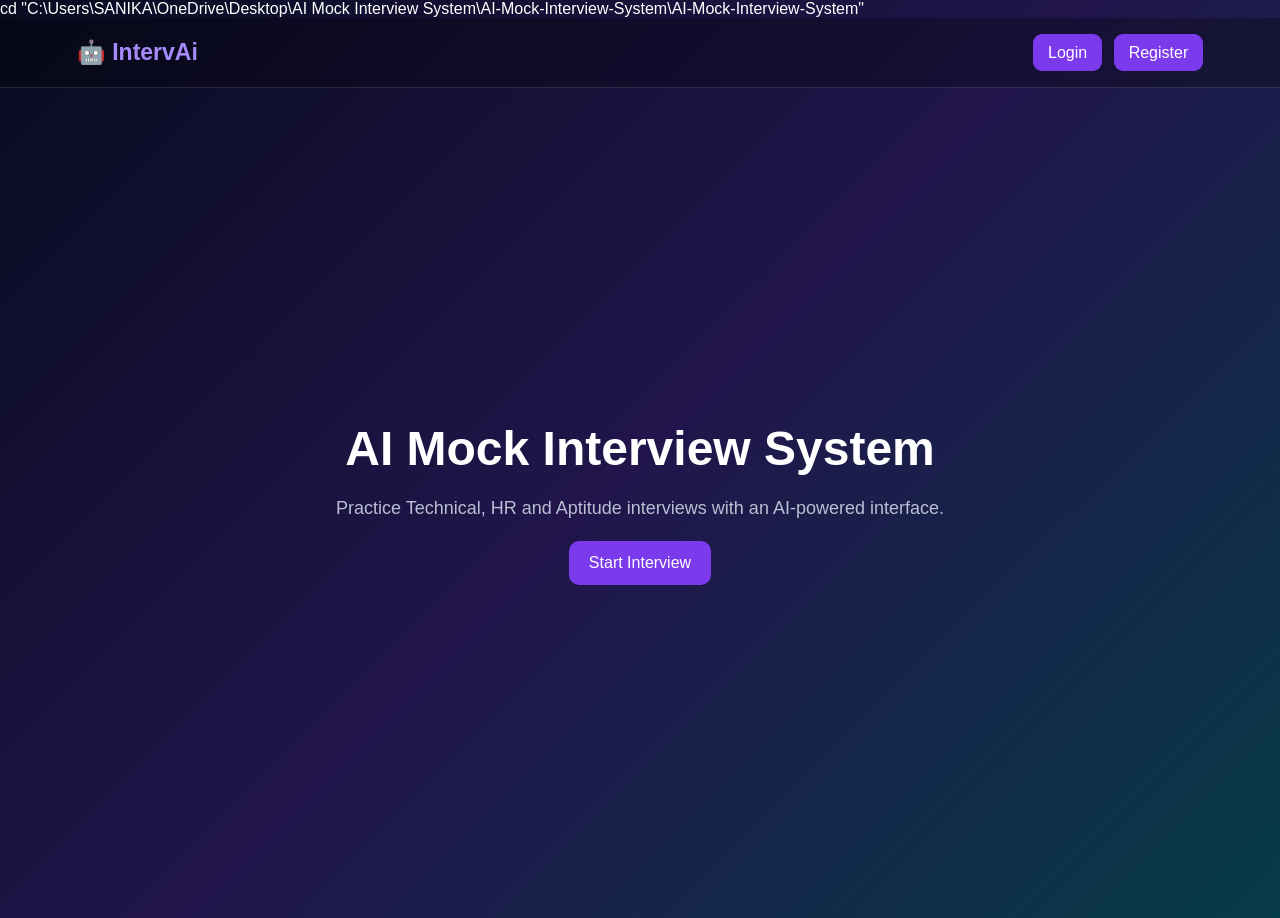
<file: frontend/index.html>
cd "C:\Users\SANIKA\OneDrive\Desktop\AI Mock Interview System\AI-Mock-Interview-System\AI-Mock-Interview-System"<!DOCTYPE html>
<html lang="en">
<head>
  <meta charset="UTF-8">
  <meta name="viewport" content="width=device-width, initial-scale=1.0">
  <title>IntervAi - AI Mock Interview</title>
  <link rel="stylesheet" href="../css/style.css">
</head>
<body>
  <nav class="nav">
    <div class="logo">🤖 <b>IntervAi</b></div>
    <div>
      <a class="nav-link" href="login.html">Login</a>
      <a class="nav-link" href="register.html">Register</a>
    </div>
  </nav>

  <main class="hero">
    <h1>AI Mock Interview System</h1>
    <p>Practice Technical, HR and Aptitude interviews with an AI-powered interface.</p>
    <a class="primary-link" href="login.html">Start Interview</a>
  </main>
</body>
</html>
</file>
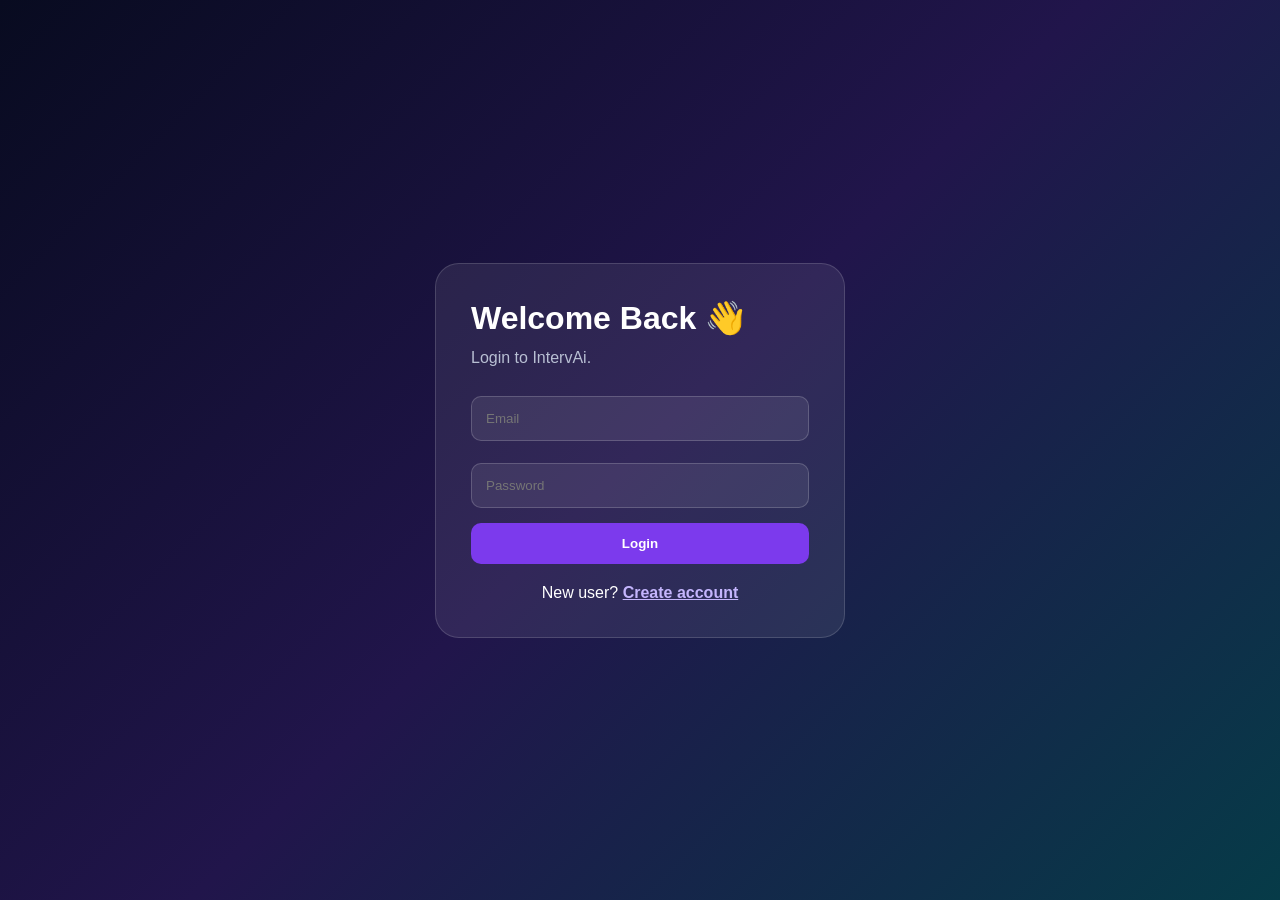
<file: frontend/dashboard.html>
<!DOCTYPE html>
<html lang="en">
<head>
  <meta charset="UTF-8">
  <meta name="viewport" content="width=device-width, initial-scale=1.0">
  <title>Dashboard - IntervAi</title>
  <link rel="stylesheet" href="../css/style.css">
  <link rel="stylesheet" href="../css/dashboard.css">
</head>
<body>
  <nav class="nav">
    <div class="logo">🤖 <b>IntervAi</b></div>
    <button onclick="logout()">Logout</button>
  </nav>

  <main class="container">
    <h1>Hello, <span id="name"></span> 👋</h1>
    <p class="muted">Choose your interview type.</p>

    <div class="cards">
      <div class="card">
        <div class="icon">💻</div>
        <h2>Technical</h2>
        <p>Python, AI, ML and programming questions.</p>
        <button onclick="startInterview('Technical')">Start →</button>
      </div>

      <div class="card">
        <div class="icon">👔</div>
        <h2>HR Interview</h2>
        <p>Communication, confidence and HR questions.</p>
        <button onclick="startInterview('HR')">Start →</button>
      </div>

      <div class="card">
        <div class="icon">🧠</div>
        <h2>Aptitude</h2>
        <p>Logical and quantitative questions.</p>
        <button onclick="startInterview('Aptitude')">Start →</button>
      </div>
    </div>
  </main>

  <script src="../js/dashboard.js"></script>
</body>
</html>
</file>
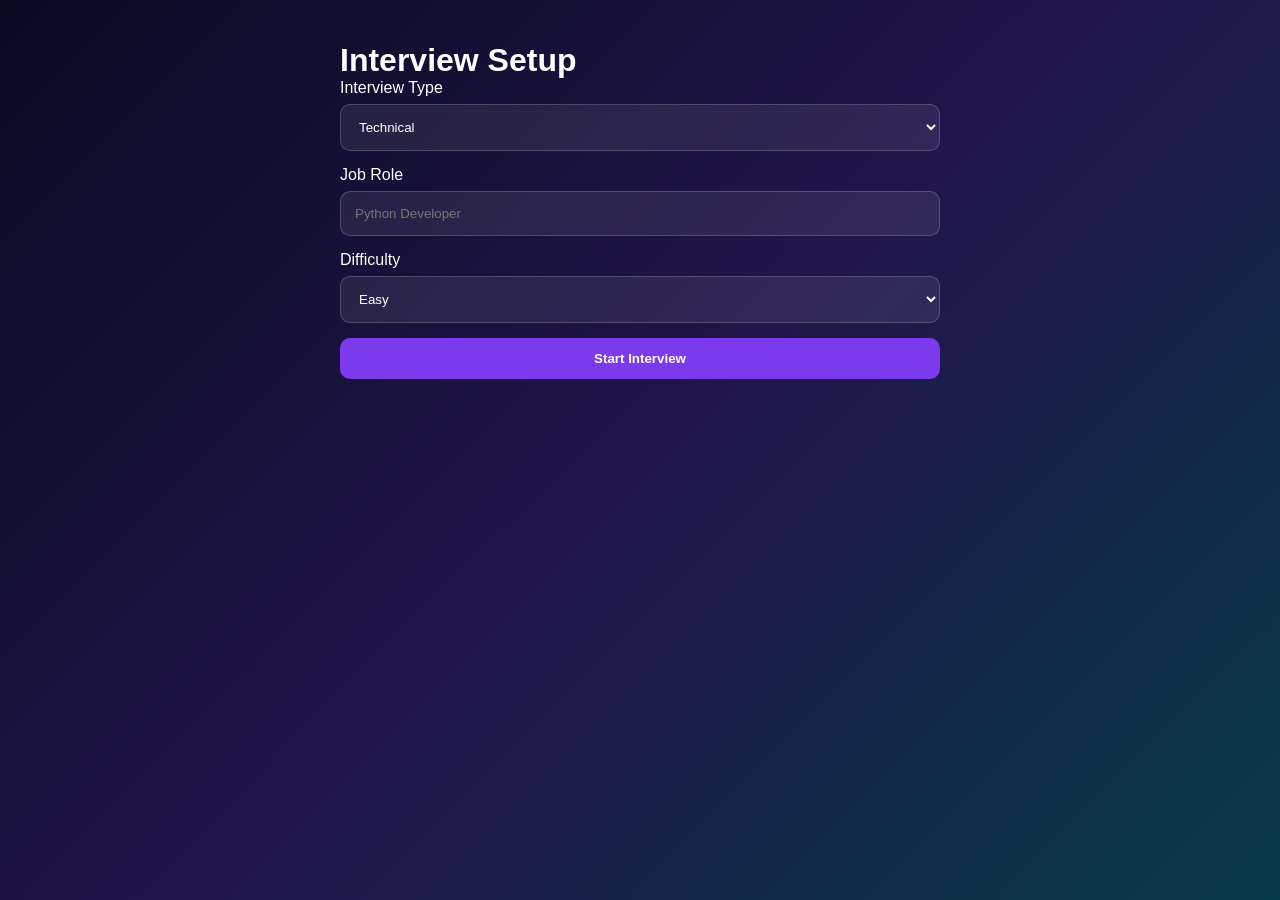
<file: frontend/interview-setup.html>
<!DOCTYPE html>
<html lang="en">
<head>
  <meta charset="UTF-8">
  <meta name="viewport" content="width=device-width, initial-scale=1.0">
  <title>Interview Setup - IntervAi</title>
  <link rel="stylesheet" href="../css/style.css">
</head>
<body>
  <main class="container setup">
    <h1>Interview Setup</h1>

    <label>Interview Type</label>
    <select id="interviewType" class="input">
      <option>Technical</option>
      <option>HR</option>
      <option>Aptitude</option>
    </select>

    <label>Job Role</label>
    <input id="jobRole" class="input" placeholder="Python Developer">

    <label>Difficulty</label>
    <select id="difficulty" class="input">
      <option>Easy</option>
      <option>Medium</option>
      <option>Hard</option>
    </select>

    <button class="primary" onclick="beginInterview()">Start Interview</button>
  </main>

  <script src="../js/main.js"></script>
</body>
</html>
</file>
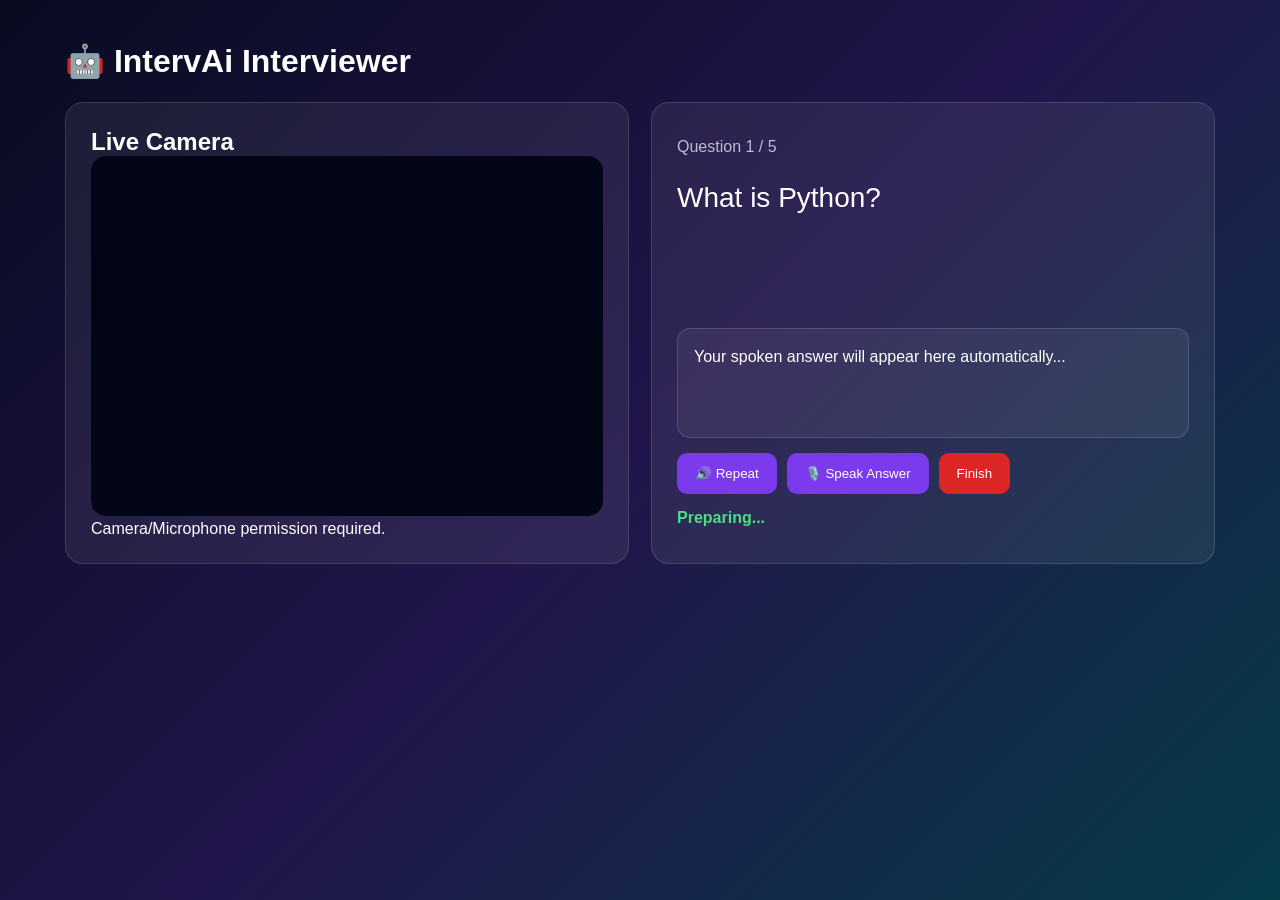
<file: frontend/interview.html>
<!DOCTYPE html>
<html lang="en">
<head>
  <meta charset="UTF-8">
  <meta name="viewport" content="width=device-width, initial-scale=1.0">
  <title>Interview - IntervAi</title>
  <link rel="stylesheet" href="../css/style.css">
  <link rel="stylesheet" href="../css/interview.css">
</head>
<body>
  <main class="container">
    <h1>🤖 IntervAi Interviewer</h1>

    <div class="interview-grid">
      <section class="panel">
        <h2>Live Camera</h2>
        <video id="camera" autoplay muted playsinline></video>
        <p id="cameraStatus">Camera starting...</p>
      </section>

      <section class="panel">
        <p id="counter" class="muted">Question 1 / 5</p>
        <div id="question" class="question">Loading question...</div>

        <div id="answerBox" class="answerBox">
          Your spoken answer will appear here...
        </div>

        <div class="actions">
          <button onclick="repeatQuestion()">🔊 Repeat</button>
          <button onclick="startListening()">🎙️ Speak Answer</button>
          <button class="danger" onclick="finishInterview()">Finish</button>
        </div>

        <p id="listening" class="listening">Preparing...</p>
        <p id="feedback"></p>
      </section>
    </div>
  </main>

  <script src="../js/interview.js"></script>
  <script src="../js/camera.js"></script>
  <script src="../js/speech.js"></script>
</body>
</html>
</file>
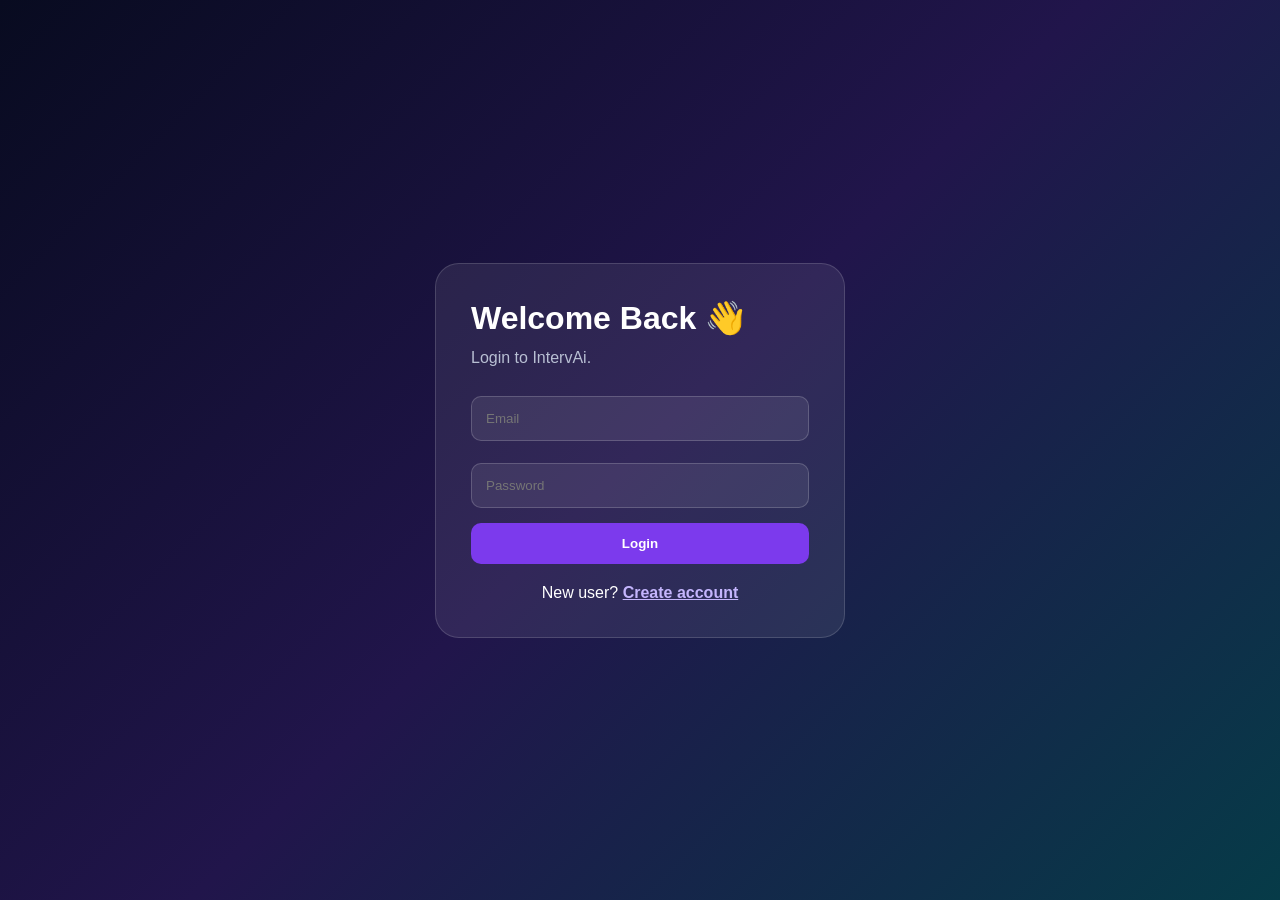
<file: frontend/login.html>
<!DOCTYPE html>
<html lang="en">
<head>
  <meta charset="UTF-8">
  <meta name="viewport" content="width=device-width, initial-scale=1.0">
  <title>Login - IntervAi</title>
  <link rel="stylesheet" href="../css/style.css">
  <link rel="stylesheet" href="../css/auth.css">
</head>
<body>
  <div class="auth">
    <div class="authbox">
      <h1>Welcome Back 👋</h1>
      <p class="muted">Login to IntervAi.</p>

      <input id="loginEmail" class="input" type="email" placeholder="Email">
      <input id="loginPass" class="input" type="password" placeholder="Password">

      <button class="primary" onclick="login()">Login</button>

      <p class="center">New user?
        <a href="register.html">Create account</a>
      </p>
    </div>
  </div>
  <script src="../js/auth.js"></script>
</body>
</html>
</file>
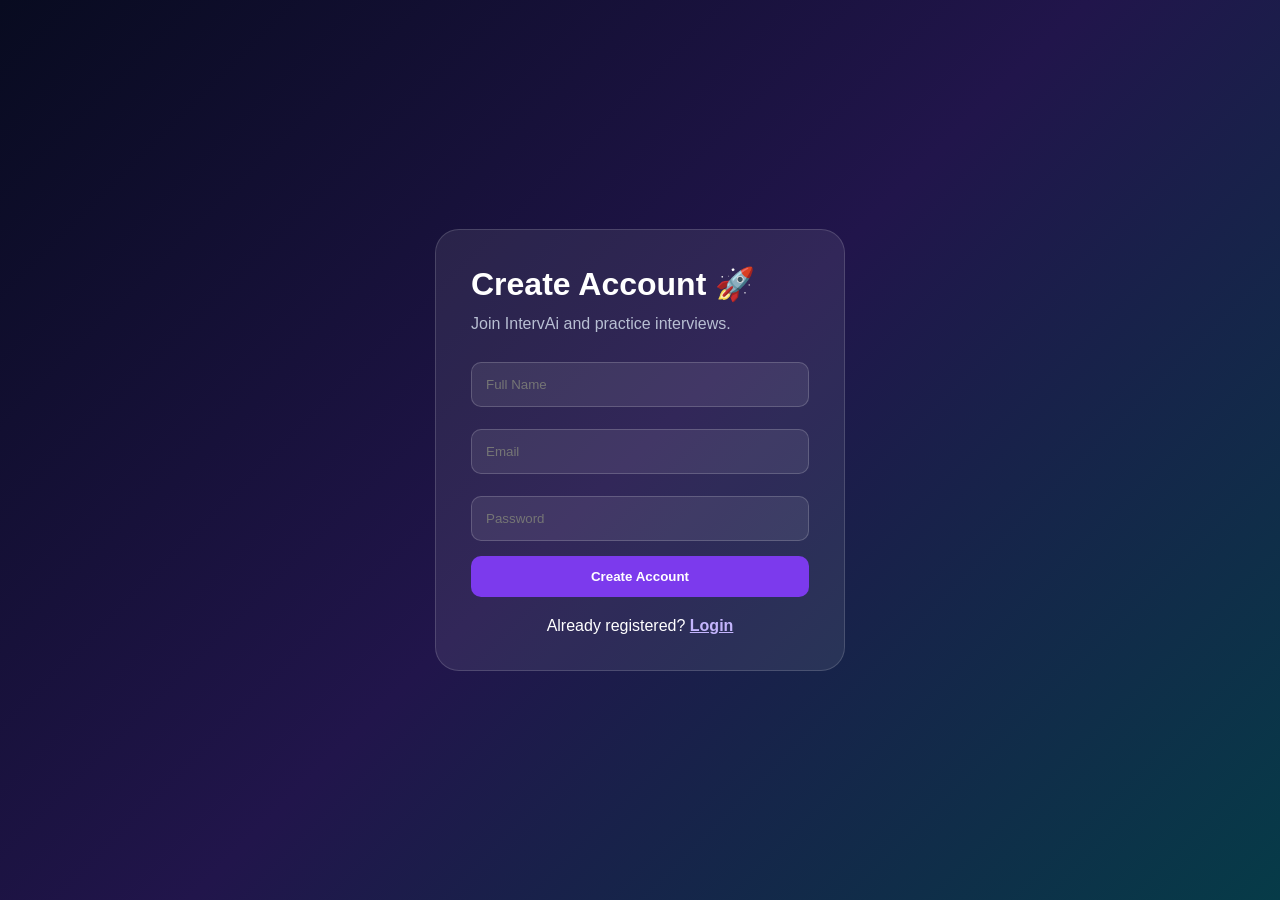
<file: frontend/register.html>
<!DOCTYPE html>
<html lang="en">
<head>
  <meta charset="UTF-8">
  <meta name="viewport" content="width=device-width, initial-scale=1.0">
  <title>Register - IntervAi</title>
  <link rel="stylesheet" href="../css/style.css">
  <link rel="stylesheet" href="../css/auth.css">
</head>
<body>
  <div class="auth">
    <div class="authbox">
      <h1>Create Account 🚀</h1>
      <p class="muted">Join IntervAi and practice interviews.</p>

      <input id="regName" class="input" placeholder="Full Name">
      <input id="regEmail" class="input" type="email" placeholder="Email">
      <input id="regPass" class="input" type="password" placeholder="Password">

      <button class="primary" onclick="registerUser()">Create Account</button>

      <p class="center">Already registered?
        <a href="login.html">Login</a>
      </p>
    </div>
  </div>
  <script src="../js/auth.js"></script>
</body>
</html>
</file>
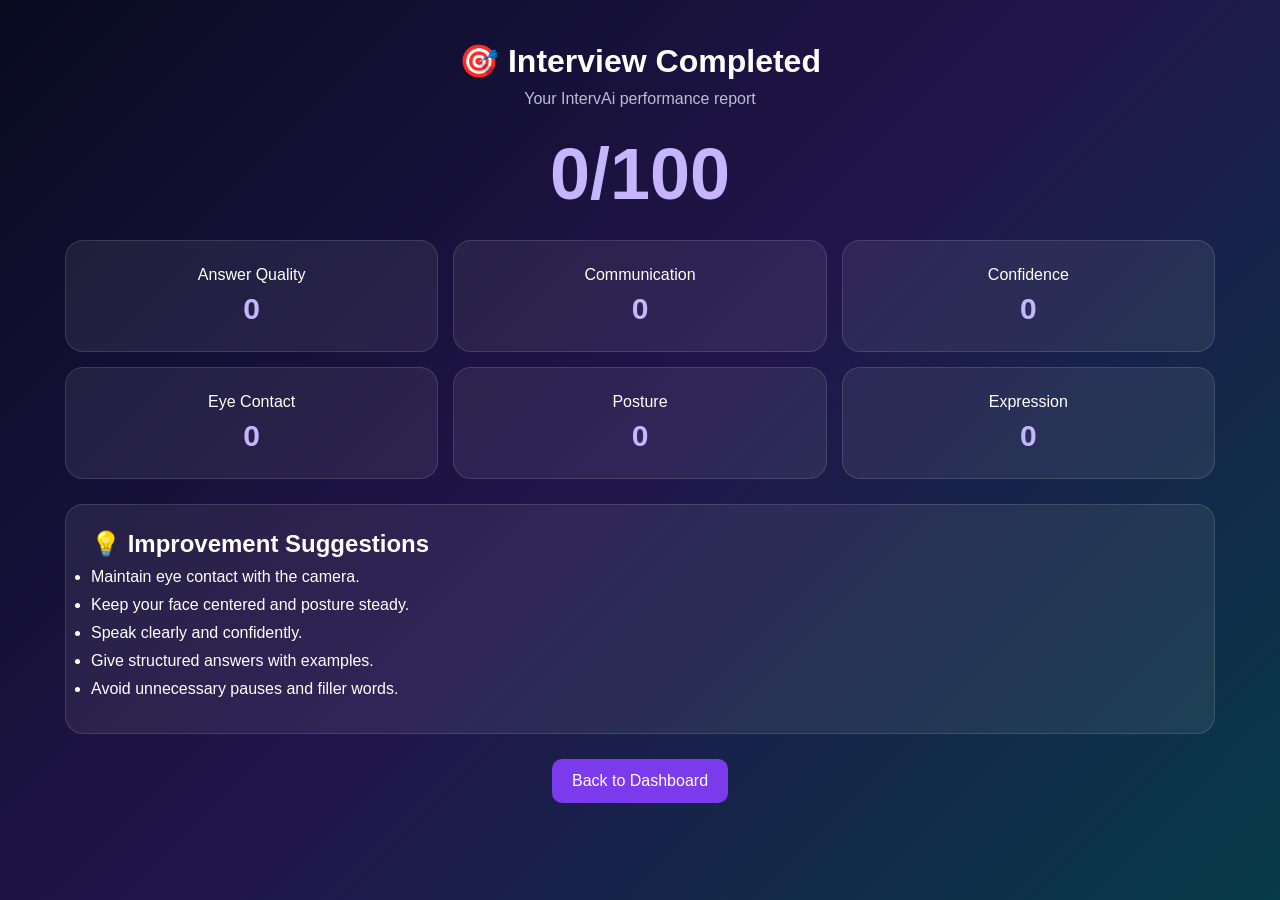
<file: frontend/result.html>
<!DOCTYPE html>
<html lang="en">
<head>
  <meta charset="UTF-8">
  <meta name="viewport" content="width=device-width, initial-scale=1.0">
  <title>Result - IntervAi</title>
  <link rel="stylesheet" href="../css/style.css">
</head>
<body>
  <main class="container result">
    <h1>🎯 Interview Completed</h1>
    <p class="muted">Your IntervAi performance report</p>

    <div id="overall" class="score">0/100</div>

    <div class="scoregrid">
      <div class="scorebox">Answer Quality<strong id="s1">0</strong></div>
      <div class="scorebox">Communication<strong id="s2">0</strong></div>
      <div class="scorebox">Confidence<strong id="s3">0</strong></div>
      <div class="scorebox">Eye Contact<strong id="s4">0</strong></div>
      <div class="scorebox">Posture<strong id="s5">0</strong></div>
      <div class="scorebox">Expression<strong id="s6">0</strong></div>
    </div>

    <div class="feedback">
      <h2>💡 Improvement Suggestions</h2>
      <ul>
        <li>Maintain eye contact with the camera.</li>
        <li>Keep your face centered and posture steady.</li>
        <li>Speak clearly and confidently.</li>
        <li>Give structured answers with examples.</li>
        <li>Avoid unnecessary pauses and filler words.</li>
      </ul>
    </div>

    <a class="primary-link" href="dashboard.html">Back to Dashboard</a>
  </main>

  <script src="../js/result.js"></script>
</body>
</html>
</file>
<file: css/style.css>
* { box-sizing: border-box; margin: 0; padding: 0; }

body {
  font-family: Arial, sans-serif;
  min-height: 100vh;
  color: #fff;
  background: linear-gradient(135deg, #080b20, #21154b, #063b48);
}

button, input, select { font-family: inherit; }
button { cursor: pointer; }

.nav {
  height: 70px;
  padding: 0 6%;
  display: flex;
  align-items: center;
  justify-content: space-between;
  background: rgba(0,0,0,.28);
  border-bottom: 1px solid rgba(255,255,255,.12);
}

.logo { font-size: 23px; }
.logo b { color: #a78bfa; }

.nav button, .nav-link {
  padding: 10px 15px;
  margin-left: 7px;
  border: 0;
  border-radius: 9px;
  background: #7c3aed;
  color: white;
  text-decoration: none;
}

.container {
  width: 92%;
  max-width: 1150px;
  margin: auto;
  padding: 42px 0;
}

.hero {
  min-height: calc(100vh - 70px);
  display: flex;
  flex-direction: column;
  align-items: center;
  justify-content: center;
  text-align: center;
  gap: 22px;
}

.hero h1 { font-size: 48px; }
.hero p { color: #b8bfd3; font-size: 18px; }

.primary-link {
  display: inline-block;
  padding: 13px 20px;
  border-radius: 10px;
  background: #7c3aed;
  color: white;
  text-decoration: none;
  border: 0;
}

.muted { color: #b8bfd3; margin: 10px 0 22px; }

.input {
  width: 100%;
  padding: 14px;
  margin: 7px 0 15px;
  border-radius: 10px;
  border: 1px solid rgba(255,255,255,.18);
  background: rgba(255,255,255,.08);
  color: white;
  outline: none;
}

.primary {
  width: 100%;
  padding: 13px 18px;
  border: 0;
  border-radius: 10px;
  background: #7c3aed;
  color: white;
  font-weight: bold;
}

.panel, .card, .scorebox, .feedback {
  padding: 25px;
  border-radius: 18px;
  background: rgba(255,255,255,.07);
  border: 1px solid rgba(255,255,255,.12);
}

.setup { max-width: 600px; }

.result { text-align: center; }

.score {
  font-size: 72px;
  font-weight: 800;
  color: #c4b5fd;
  margin: 25px;
}

.scoregrid {
  display: grid;
  grid-template-columns: repeat(3, 1fr);
  gap: 15px;
  margin: 25px 0;
}

.scorebox strong {
  display: block;
  font-size: 30px;
  color: #c4b5fd;
  margin-top: 8px;
}

.feedback {
  text-align: left;
  margin-bottom: 25px;
}

.feedback li { margin: 10px 0; }

@media(max-width:850px) {
  .scoregrid { grid-template-columns: 1fr; }
  .hero h1 { font-size: 34px; }
}
</file>
<file: css/dashboard.css>
.cards {
  display: grid;
  grid-template-columns: repeat(3, 1fr);
  gap: 20px;
  margin-top: 30px;
}

.card:hover { transform: translateY(-5px); }
.card .icon { font-size: 40px; margin-bottom: 14px; }
.card p { color: #b8bfd3; line-height: 1.5; margin: 8px 0; }

.card button {
  margin-top: 15px;
  padding: 11px 18px;
  border: 0;
  border-radius: 9px;
  background: #7c3aed;
  color: white;
}

@media(max-width:850px) {
  .cards { grid-template-columns: 1fr; }
}
</file>
<file: css/interview.css>
.interview-grid {
  display: grid;
  grid-template-columns: 1fr 1fr;
  gap: 22px;
  margin-top: 22px;
}

video {
  width: 100%;
  height: 360px;
  object-fit: cover;
  border-radius: 15px;
  background: #020617;
  transform: scaleX(-1);
}

.question {
  font-size: 28px;
  line-height: 1.4;
  min-height: 150px;
}

.answerBox {
  min-height: 110px;
  padding: 16px;
  border-radius: 13px;
  background: rgba(255,255,255,.06);
  border: 1px solid rgba(255,255,255,.14);
  line-height: 1.5;
}

.actions {
  display: flex;
  gap: 10px;
  flex-wrap: wrap;
  margin-top: 15px;
}

.actions button {
  border: 0;
  border-radius: 10px;
  padding: 13px 18px;
  background: #7c3aed;
  color: white;
}

.actions .danger { background: #dc2626; }
.listening { margin-top: 15px; color: #4ade80; font-weight: bold; }

@media(max-width:850px) {
  .interview-grid { grid-template-columns: 1fr; }
  .question { font-size: 22px; }
}
</file>
<file: css/auth.css>
.auth {
  min-height: 100vh;
  display: flex;
  align-items: center;
  justify-content: center;
}

.authbox {
  width: 410px;
  padding: 35px;
  border-radius: 24px;
  background: rgba(255,255,255,.08);
  border: 1px solid rgba(255,255,255,.15);
}

.authbox h1 { margin-bottom: 12px; }
.center { text-align: center; margin-top: 20px; }
.center a { color: #c4b5fd; font-weight: bold; }
</file>
